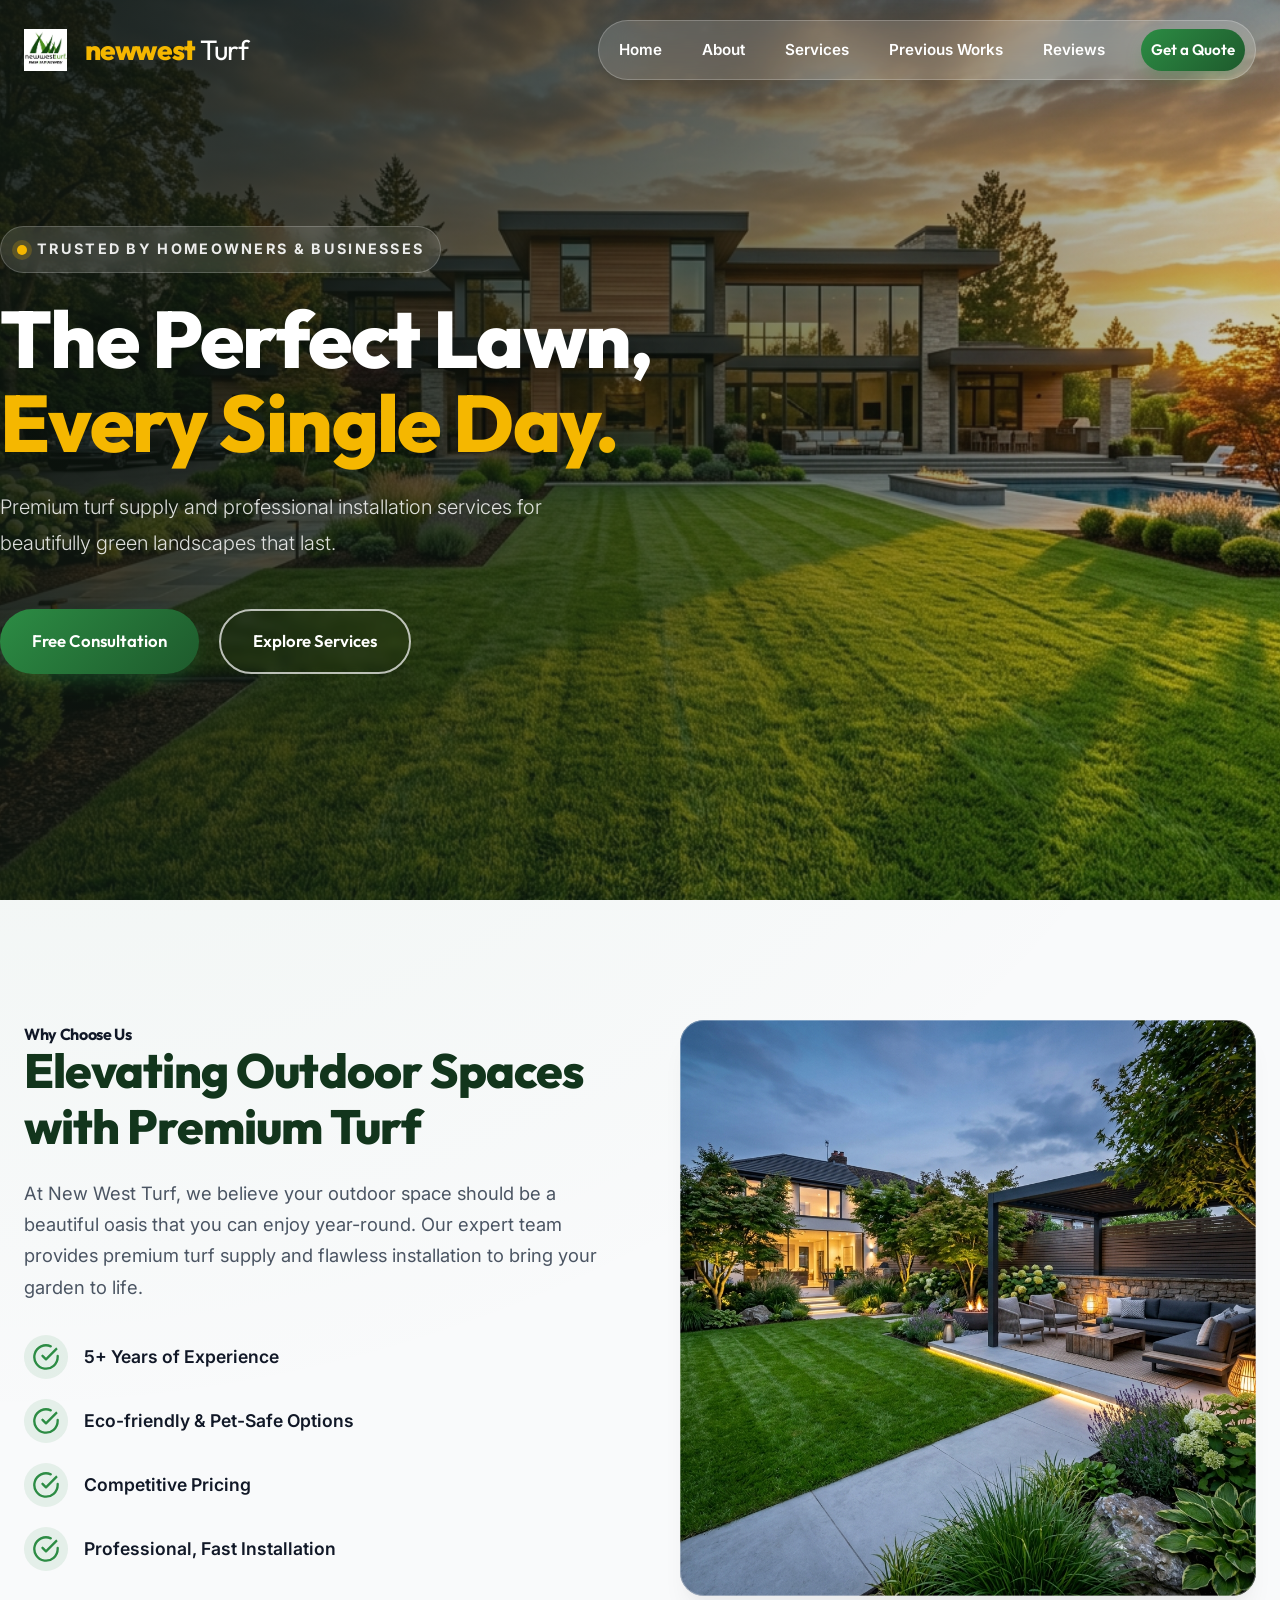
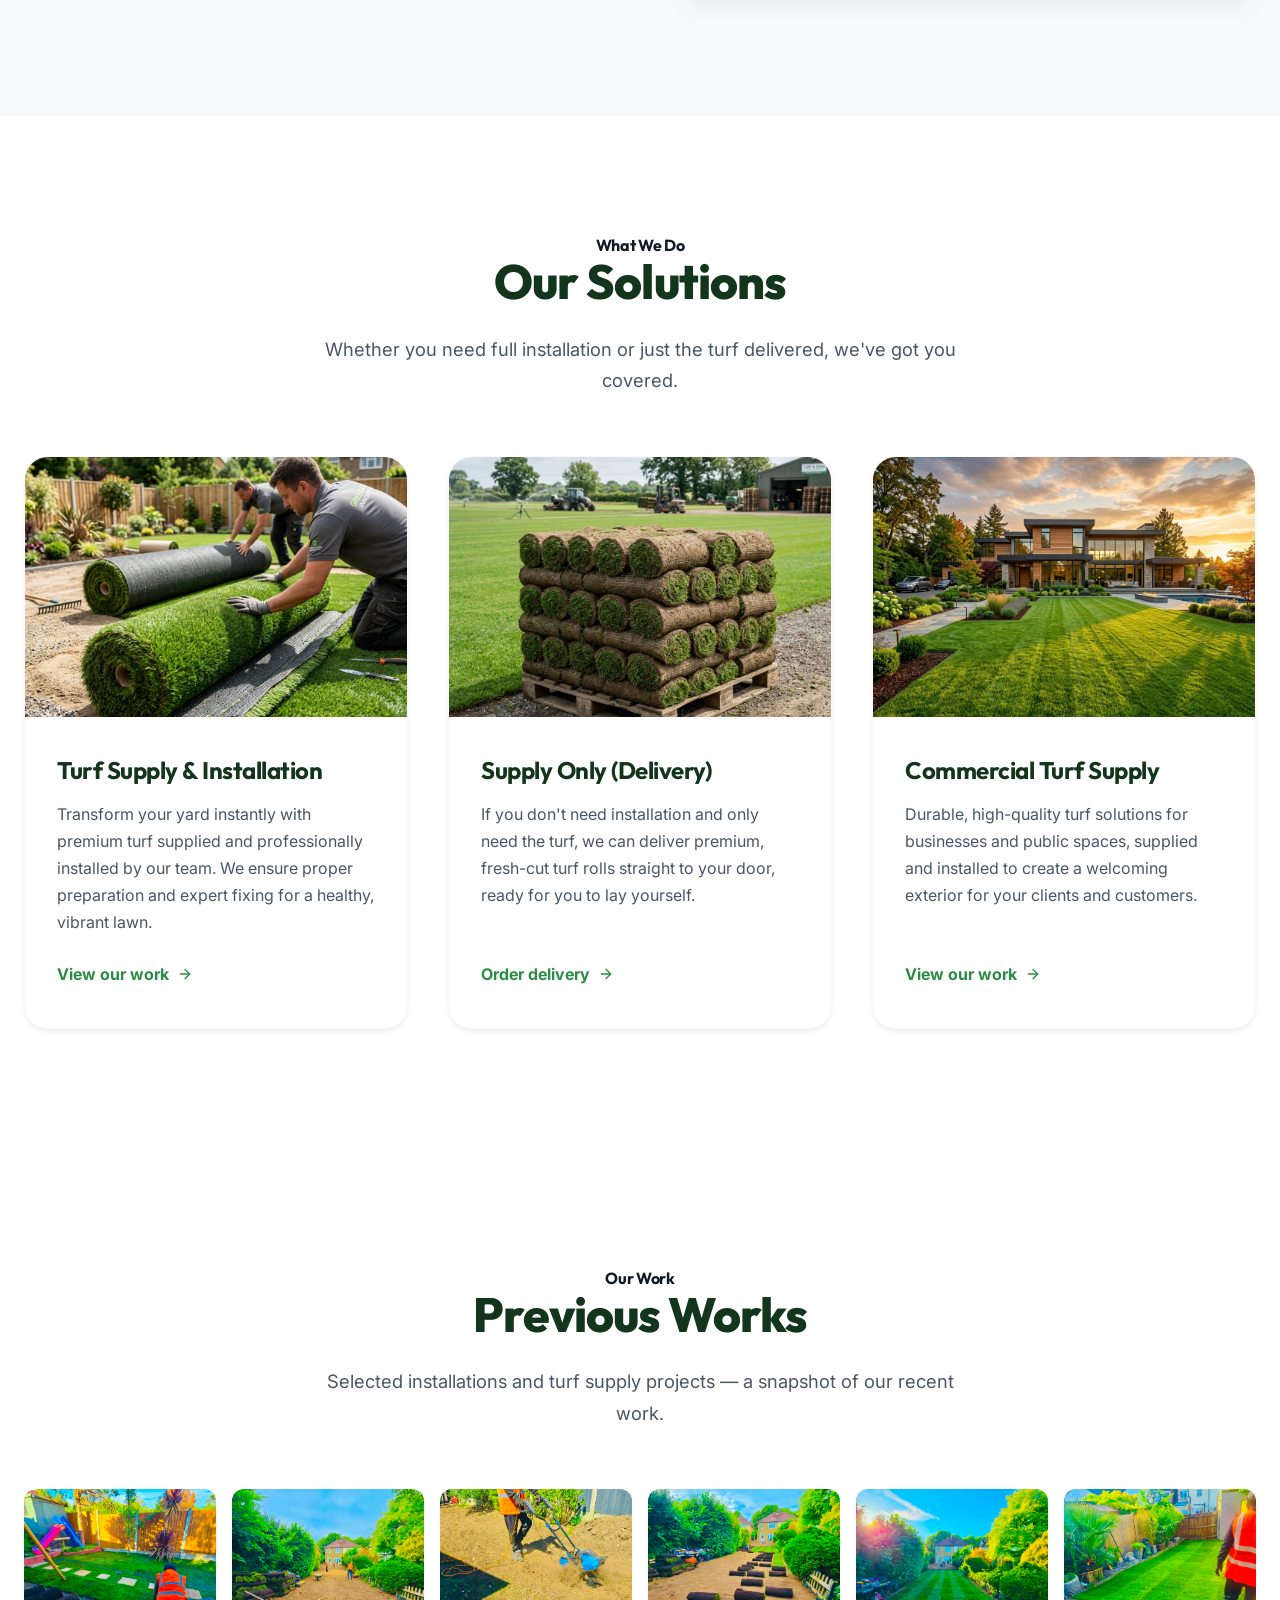
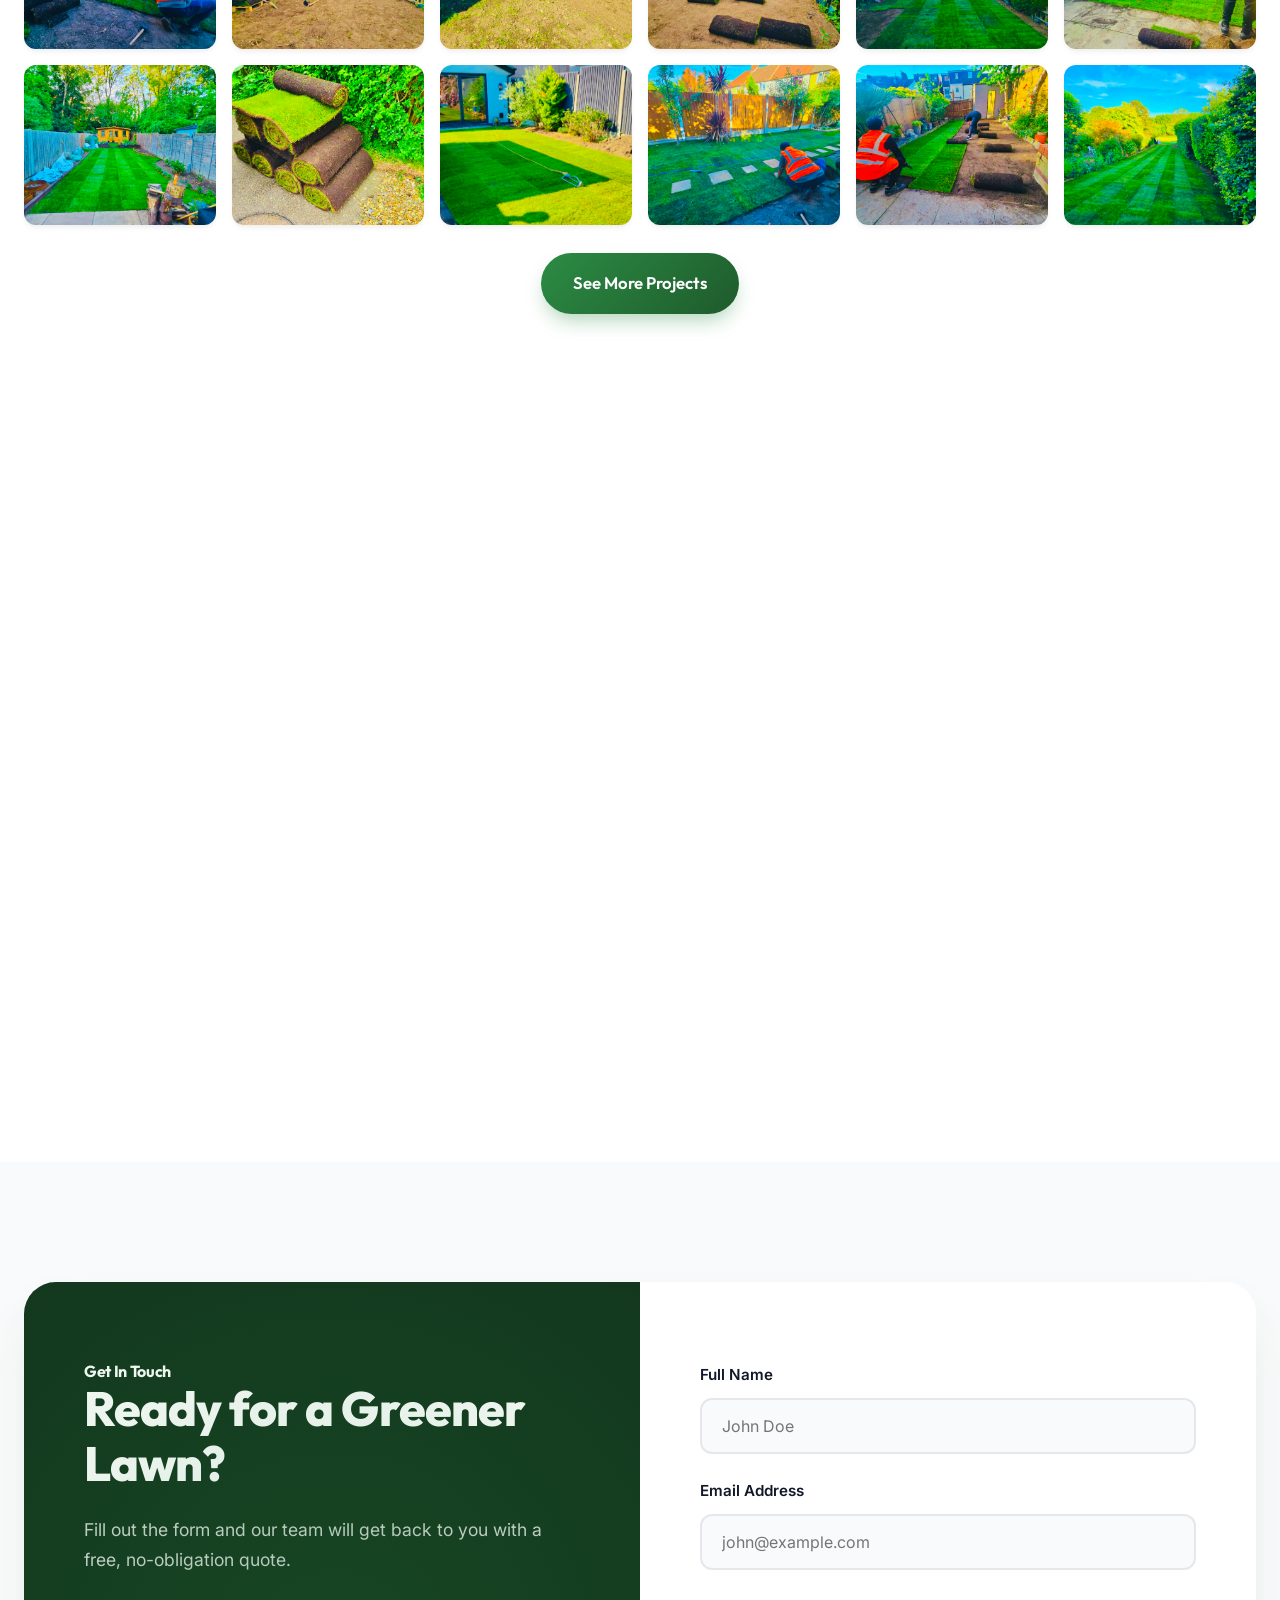
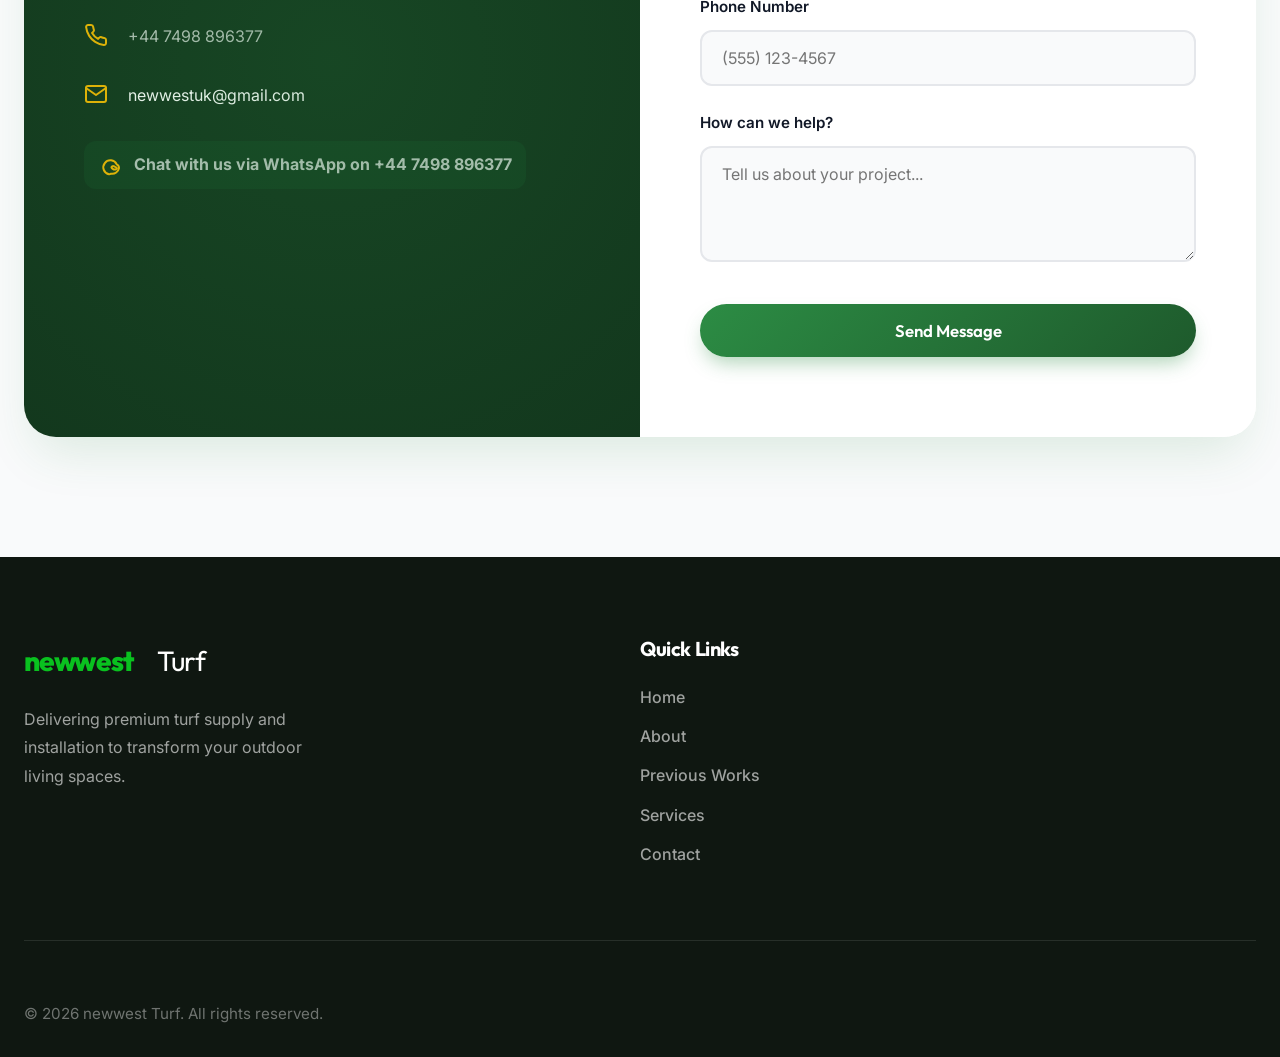
<file: index.html>
<!DOCTYPE html>
<html lang="en">

<head>
  <meta charset="UTF-8">
  <meta name="viewport" content="width=device-width, initial-scale=1.0">
  <title>newwest Turf | Premium Turf Supply & Installation</title>
  <meta name="description"
    content="Professional turf supply and installation for residential and commercial spaces. Upgrade your lawn today with New West Turf.">
    <!-- Website Tab Icon -->
  <link rel="icon" type="image/png" href="images/logo.jpg">
  <link rel="preconnect" href="https://fonts.googleapis.com">
  <link rel="preconnect" href="https://fonts.gstatic.com" crossorigin>
  <link
    href="https://fonts.googleapis.com/css2?family=Inter:wght@300;400;500;600&family=Outfit:wght@400;600;700;800&display=swap"
    rel="stylesheet">
  <link rel="stylesheet" href="style.css">
</head>

<body>
  <!-- Navigation -->
  <header id="main-nav">
    <div class="nav-container">
      <a href="#" class="logo">
        <img src="images/logo.jpg" alt="New West Turf logo" class="logo-image">
        <span class="logo-text">
          <span class="logo-new"></span><span class="logo-west">newwest</span><span class="logo-turf">Turf</span>
        </span>
      </a>
      <div class="nav-shell">
        <button class="mobile-toggle" aria-label="Toggle navigation" aria-expanded="false" type="button">
          <span></span>
          <span></span>
          <span></span>
        </button>
        <nav class="nav-links">
          <a href="index.html#home">Home</a>
          <a href="index.html#about">About</a>
          <a href="index.html#services">Services</a>
          <a href="portfolio.html">Previous Works</a>
          <a href="index.html#reviews">Reviews</a>
          <a href="index.html#contact" class="btn-primary nav-btn">Get a Quote</a>
        </nav>
      </div>
    </div>
  </header>

  <!-- Hero Section -->
  <section id="home" class="hero">
    <div class="hero-bg">
      <img src="images/hero.png" alt="Perfectly manicured lush green lawn in front of a modern home">
      <div class="hero-overlay"></div>
    </div>
    <div class="hero-content fade-in-up">
      <div class="hero-badge">Trusted by homeowners &amp; businesses</div>
      <h1>The Perfect Lawn,<br><span>Every Single Day.</span></h1>
      <p>Premium turf supply and professional installation services for beautifully green landscapes that last.</p>
      <div class="hero-cta">
        <a href="#contact" class="btn-primary">Free Consultation</a>
        <a href="#services" class="btn-secondary">Explore Services</a>
      </div>
    </div>
  </section>

  <!-- About Section -->
  <section id="about" class="about section-padding">
    <div class="container">
      <div class="about-grid">
        <div class="about-text slide-in-left">
          <h4 class="section-subtitle">Why Choose Us</h4>
          <h2 class="section-title">Elevating Outdoor Spaces with Premium Turf</h2>
          <p>At New West Turf, we believe your outdoor space should be a beautiful oasis that you can enjoy year-round.
            Our expert team provides premium turf supply and flawless installation to bring your garden to life.</p>
          <ul class="feature-list">
            <li>
              <svg xmlns="http://www.w3.org/2000/svg" width="24" height="24" viewBox="0 0 24 24" fill="none"
                stroke="currentColor" stroke-width="2" stroke-linecap="round" stroke-linejoin="round">
                <path d="M22 11.08V12a10 10 0 1 1-5.93-9.14"></path>
                <polyline points="22 4 12 14.01 9 11.01"></polyline>
              </svg>
              <span>5+ Years of Experience</span>
            </li>
            <li>
              <svg xmlns="http://www.w3.org/2000/svg" width="24" height="24" viewBox="0 0 24 24" fill="none"
                stroke="currentColor" stroke-width="2" stroke-linecap="round" stroke-linejoin="round">
                <path d="M22 11.08V12a10 10 0 1 1-5.93-9.14"></path>
                <polyline points="22 4 12 14.01 9 11.01"></polyline>
              </svg>
              <span>Eco-friendly & Pet-Safe Options</span>
            </li>
            <li>
              <svg xmlns="http://www.w3.org/2000/svg" width="24" height="24" viewBox="0 0 24 24" fill="none"
                stroke="currentColor" stroke-width="2" stroke-linecap="round" stroke-linejoin="round">
                <path d="M22 11.08V12a10 10 0 1 1-5.93-9.14"></path>
                <polyline points="22 4 12 14.01 9 11.01"></polyline>
              </svg>
              <span>Competitive Pricing</span>
            </li>
            <li>
              <svg xmlns="http://www.w3.org/2000/svg" width="24" height="24" viewBox="0 0 24 24" fill="none"
                stroke="currentColor" stroke-width="2" stroke-linecap="round" stroke-linejoin="round">
                <path d="M22 11.08V12a10 10 0 1 1-5.93-9.14"></path>
                <polyline points="22 4 12 14.01 9 11.01"></polyline>
              </svg>
              <span>Professional, Fast Installation</span>
            </li>
          </ul>
        </div>
        <div class="about-image slide-in-right">
          <div class="img-wrapper">
            <img src="images/garden.png" alt="Beautifully landscaped modern garden">
          </div>
        </div>
      </div>
    </div>
  </section>

  <!-- Services Section -->
  <section id="services" class="services section-padding bg-light">
    <div class="container">
      <div class="text-center section-header fade-in-up">
        <h4 class="section-subtitle">What We Do</h4>
        <h2 class="section-title">Our Solutions</h2>
        <p>Whether you need full installation or just the turf delivered, we've got you covered.</p>
      </div>

      <div class="services-grid">
        <!-- Service 1 -->
        <div class="service-card fade-in-up" style="transition-delay: 0.1s;">
          <div class="service-img">
            <img src="images/turf.png" alt="Natural Sod Installation">
          </div>
          <div class="service-content">
            <h3>Turf Supply &amp; Installation</h3>
            <p>Transform your yard instantly with premium turf supplied and professionally installed by our team. We
              ensure proper preparation and expert fixing for a healthy, vibrant lawn.</p>
            <a href="portfolio.html" class="service-link">View our work <svg xmlns="http://www.w3.org/2000/svg"
                width="16" height="16" viewBox="0 0 24 24" fill="none" stroke="currentColor" stroke-width="2"
                stroke-linecap="round" stroke-linejoin="round">
                <line x1="5" y1="12" x2="19" y2="12"></line>
                <polyline points="12 5 19 12 12 19"></polyline>
              </svg></a>
          </div>
        </div>
        <!-- Service 2 -->
        <div class="service-card fade-in-up" style="transition-delay: 0.2s;">
          <div class="service-img">
            <img src="images/turf_delivery.png" alt="Turf Delivery">
          </div>
          <div class="service-content">
            <h3>Supply Only (Delivery)</h3>
            <p>If you don't need installation and only need the turf, we can deliver premium, fresh-cut turf rolls
              straight to your door, ready for you to lay yourself.</p>
            <a href="#contact" class="service-link">Order delivery <svg xmlns="http://www.w3.org/2000/svg" width="16"
                height="16" viewBox="0 0 24 24" fill="none" stroke="currentColor" stroke-width="2"
                stroke-linecap="round" stroke-linejoin="round">
                <line x1="5" y1="12" x2="19" y2="12"></line>
                <polyline points="12 5 19 12 12 19"></polyline>
              </svg></a>
          </div>
        </div>
        <!-- Service 3 -->
        <div class="service-card fade-in-up" style="transition-delay: 0.3s;">
          <div class="service-img">
            <img src="images/hero.png" alt="Commercial Turf">
          </div>
          <div class="service-content">
            <h3>Commercial Turf Supply</h3>
            <p>Durable, high-quality turf solutions for businesses and public spaces, supplied and installed to create a
              welcoming exterior for your clients and customers.</p>
            <a href="portfolio.html" class="service-link">View our work <svg xmlns="http://www.w3.org/2000/svg"
                width="16" height="16" viewBox="0 0 24 24" fill="none" stroke="currentColor" stroke-width="2"
                stroke-linecap="round" stroke-linejoin="round">
                <line x1="5" y1="12" x2="19" y2="12"></line>
                <polyline points="12 5 19 12 12 19"></polyline>
              </svg></a>
          </div>
        </div>
      </div>
    </div>
  </section>

  <!-- Previous Works Preview -->
  <section id="home-works" class="home-works section-padding bg-light">
    <div class="container">
      <div class="text-center section-header fade-in-up">
        <h4 class="section-subtitle">Our Work</h4>
        <h2 class="section-title">Previous Works</h2>
        <p>Selected installations and turf supply projects — a snapshot of our recent work.</p>
      </div>

      <div class="works-grid fade-in-up" style="transition-delay: 0.15s;">
        <div class="work-item"><img loading="lazy" src="previousworks/1.jpeg" alt=""></div>
        <div class="work-item"><img loading="lazy" src="previousworks/2.jpeg" alt=""></div>
        <div class="work-item"><img loading="lazy" src="previousworks/3.jpeg" alt=""></div>
        <div class="work-item"><img loading="lazy" src="previousworks/4.jpeg" alt=""></div>
        <div class="work-item"><img loading="lazy" src="previousworks/5.jpeg" alt=""></div>
        <div class="work-item"><img loading="lazy" src="previousworks/6.jpeg" alt=""></div>
        <div class="work-item"><img loading="lazy" src="previousworks/7.jpeg" alt=""></div>
        <div class="work-item"><img loading="lazy" src="previousworks/8.jpeg" alt=""></div>
        <div class="work-item"><img loading="lazy" src="previousworks/9.jpeg" alt=""></div>
        <div class="work-item"><img loading="lazy" src="previousworks/10.jpeg" alt=""></div>
        <div class="work-item"><img loading="lazy" src="previousworks/11.jpeg" alt=""></div>
        <div class="work-item"><img loading="lazy" src="previousworks/12.jpeg" alt=""></div>
      </div>

      <div class="text-center" style="margin-top: 28px;">
        <a href="portfolio.html" class="btn-primary">See More Projects</a>
      </div>
    </div>
  </section>

  <!-- Reviews Section -->
  <section id="reviews" class="reviews-section section-padding">
    <div class="container">
      <div class="text-center section-header fade-in-up">
        <h4 class="section-subtitle">Client Feedback</h4>
        <h2 class="section-title">Our Google Reviews</h2>
        <p>See what our happy customers have to say about our work.</p>
      </div>
      <div class="reviews-container fade-in-up" style="transition-delay: 0.2s;">
        <!-- Elfsight Google Reviews Widget Placeholder -->
        <!-- INSTRUCTION: Get your free Google Reviews widget code from elfsight.com or trustindex.io and paste it here -->
        <div class="elfsight-widget-wrapper">
          <!-- Elfsight Google Reviews | Untitled Google Reviews -->
          <script src="https://elfsightcdn.com/platform.js" async></script>
          <div class="elfsight-app-30b181a7-e860-4a1f-b014-da3aac0b2553" data-elfsight-app-lazy></div>
        </div>
      </div>
    </div>
  </section>

  <!-- Contact Section -->
  <section id="contact" class="contact section-padding">
    <div class="container">
      <div class="contact-wrapper">
        <div class="contact-info slide-in-left">
          <h4 class="section-subtitle">Get In Touch</h4>
          <h2 class="section-title">Ready for a Greener Lawn?</h2>
          <p>Fill out the form and our team will get back to you with a free, no-obligation quote.</p>

          <div class="contact-details">
            <div class="detail-item">
              <svg xmlns="http://www.w3.org/2000/svg" width="24" height="24" viewBox="0 0 24 24" fill="none"
                stroke="currentColor" stroke-width="2" stroke-linecap="round" stroke-linejoin="round">
                <path
                  d="M22 16.92v3a2 2 0 0 1-2.18 2 19.79 19.79 0 0 1-8.63-3.07 19.5 19.5 0 0 1-6-6 19.79 19.79 0 0 1-3.07-8.67A2 2 0 0 1 4.11 2h3a2 2 0 0 1 2 1.72 12.84 12.84 0 0 0 .7 2.81 2 2 0 0 1-.45 2.11L8.09 9.91a16 16 0 0 0 6 6l1.27-1.27a2 2 0 0 1 2.11-.45 12.84 12.84 0 0 0 2.81.7A2 2 0 0 1 22 16.92z">
                </path>
              </svg>
              <span>+44 7498 896377</span>
            </div>
            <div class="detail-item">
              <svg xmlns="http://www.w3.org/2000/svg" width="24" height="24" viewBox="0 0 24 24" fill="none"
                stroke="currentColor" stroke-width="2" stroke-linecap="round" stroke-linejoin="round">
                <path d="M4 4h16c1.1 0 2 .9 2 2v12c0 1.1-.9 2-2 2H4c-1.1 0-2-.9-2-2V6c0-1.1.9-2 2-2z"></path>
                <polyline points="22,6 12,13 2,6"></polyline>
              </svg>
              <a class="email-link" href="https://mail.google.com/mail/?view=cm&fs=1&to=newwestuk@gmail.com" target="_blank" rel="noopener noreferrer" aria-label="Send email to newwestuk@gmail.com">newwestuk@gmail.com</a>
            </div>
            <div class="detail-item">
              <a class="whatsapp-link" href="https://wa.me/447498896377" target="_blank" rel="noopener noreferrer" aria-label="Chat with us on WhatsApp +44 7498 896377">
                <svg xmlns="http://www.w3.org/2000/svg" width="24" height="24" viewBox="0 0 24 24" fill="none" stroke="currentColor" stroke-width="2" stroke-linecap="round" stroke-linejoin="round" class="whatsapp-icon"><path d="M21 15a4 4 0 0 0-2.3-3.6 7 7 0 1 0-7.6 9.8L12 21l1.1-.3A7 7 0 0 0 21 15z"></path><path d="M16.5 13.5c-.2-.1-1.2-.6-1.4-.6-.2 0-.4 0-.6.2-.2.2-.7.6-.9.8-.1.2-.2.4-.1.6.1.2.6.9 1.3 1.4.9.6 1.6.7 1.8.7.2 0 .6 0 .9-.1.3-.1 1-.4 1.2-.7.2-.2.2-.5.1-.7-.1-.2-.4-.5-.6-.6z"></path></svg>
                <span class="whatsapp-text">Chat with us via WhatsApp on <strong>+44 7498 896377</strong></span>
              </a>
            </div>
          </div>
        </div>

        <div class="contact-form-container slide-in-right">
          <!-- Web3Forms Integration -->
          <!-- IMPORTANT: To receive emails, sign up at https://web3forms.com/ and replace YOUR_ACCESS_KEY_HERE with your key -->
          <form action="https://api.web3forms.com/submit" method="POST" class="contact-form" id="form">
            <input type="hidden" name="access_key" value="a393b83a-b4b0-4bea-a136-899756226c21">
            <!-- Success Page Redirect -->
            <input type="hidden" name="redirect" value="https://web3forms.com/success">

            <div class="form-group">
              <label for="name">Full Name</label>
              <input type="text" id="name" name="name" required placeholder="John Doe">
            </div>
            <div class="form-group">
              <label for="email">Email Address</label>
              <input type="email" id="email" name="email" required placeholder="john@example.com">
            </div>
            <div class="form-group">
              <label for="phone">Phone Number</label>
              <input type="tel" id="phone" name="phone" placeholder="(555) 123-4567">
            </div>
            <div class="form-group">
              <label for="message">How can we help?</label>
              <textarea id="message" name="message" rows="4" required
                placeholder="Tell us about your project..."></textarea>
            </div>
            <button type="submit" class="btn-primary form-submit">Send Message</button>
          </form>
        </div>
      </div>
    </div>
  </section>

  <!-- Footer -->
  <footer class="footer">
    <div class="container">
      <div class="footer-content">
        <div class="footer-brand">
          <a href="#" class="logo">
            <span class="logo-new" style="color: rgb(9, 193, 31);">newwest</span><span class="logo-west"
              style="color: var(--primary-light);"></span><span class="logo-turf" style="color: white;">Turf</span>
          </a>
          <p>Delivering premium turf supply and installation to transform your outdoor living spaces.</p>
        </div>
        <div class="footer-links">
          <h3>Quick Links</h3>
          <a href="index.html#home">Home</a>
          <a href="index.html#about">About</a>
          <a href="portfolio.html">Previous Works</a>
          <a href="index.html#services">Services</a>
          <a href="index.html#contact">Contact</a>
        </div>
      </div>
      <div class="footer-bottom">
        <p>&copy; 2026 newwest Turf. All rights reserved.</p>
      </div>
    </div>
  </footer>

  <script src="script.js"></script>
</body>

</html>
</file>
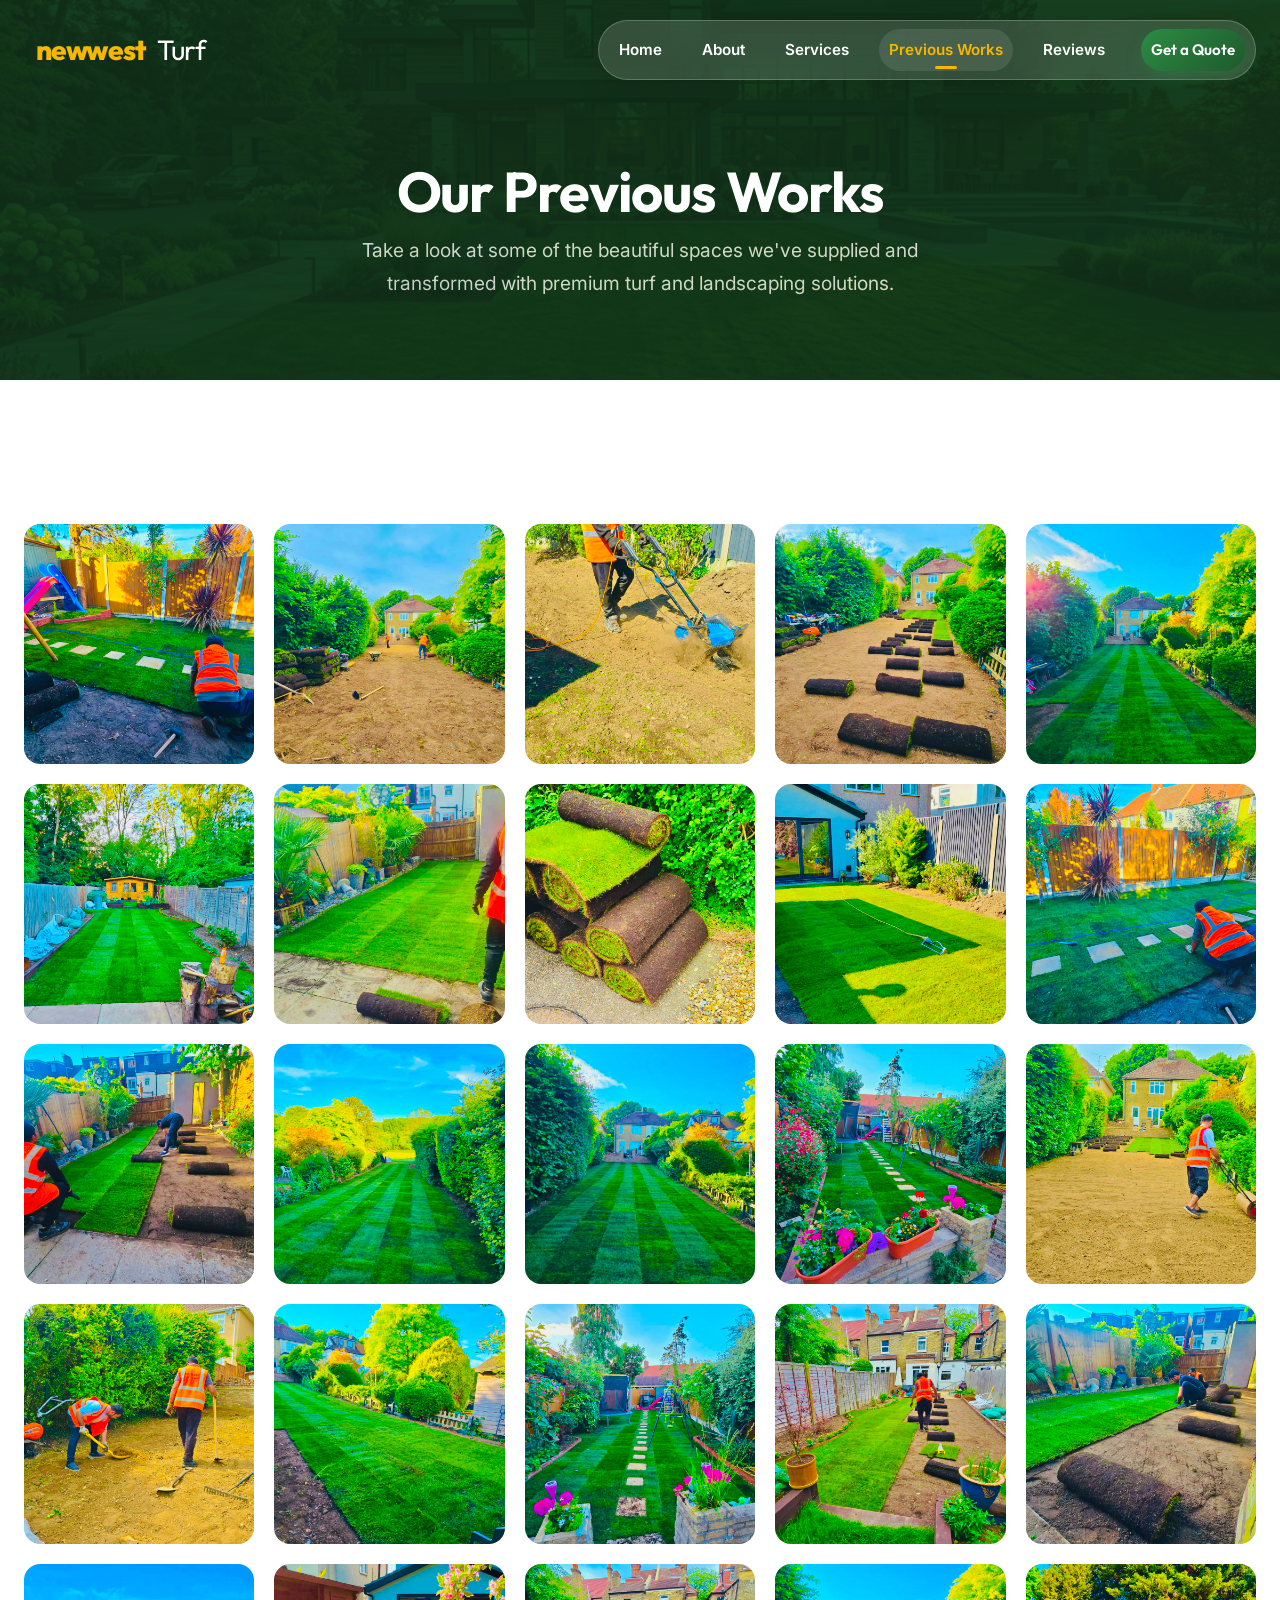
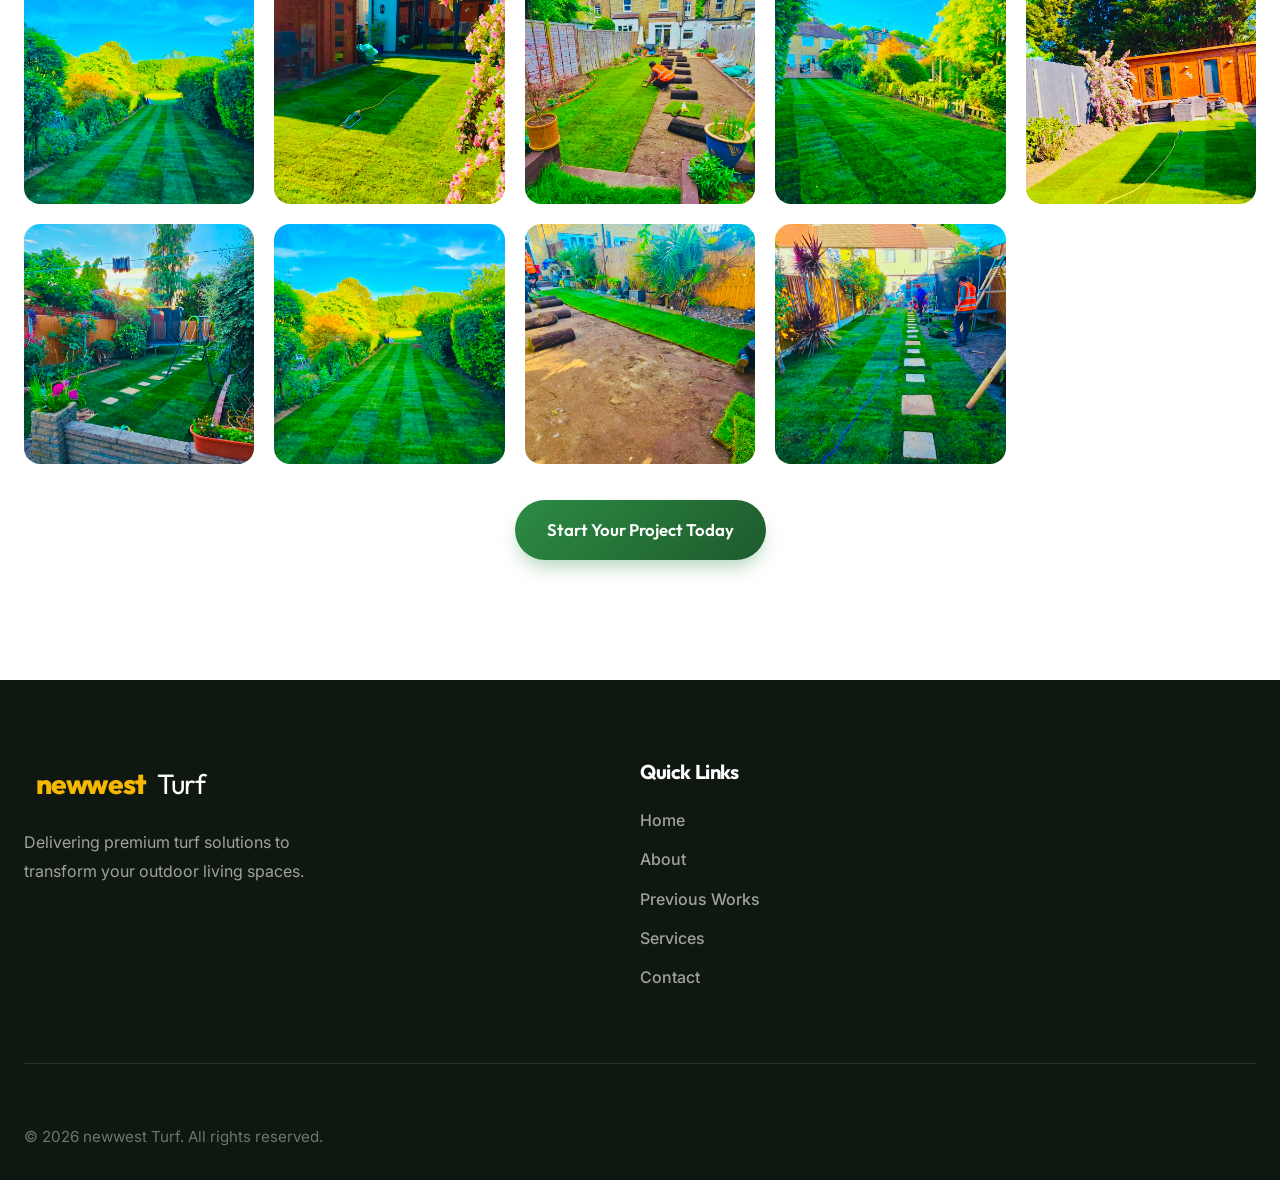
<file: portfolio.html>
<!DOCTYPE html>
<html lang="en">
<head>
  <meta charset="UTF-8">
  <meta name="viewport" content="width=device-width, initial-scale=1.0">
  <title>Previous Works | newwest Turf</title>
  <meta name="description" content="View our previous turf and landscaping projects by New West Turf.">
  <link rel="icon" type="image/png" href="images/logo.jpg">
  <link rel="preconnect" href="https://fonts.googleapis.com">
  <link rel="preconnect" href="https://fonts.gstatic.com" crossorigin>
  <link href="https://fonts.googleapis.com/css2?family=Inter:wght@300;400;500;600&family=Outfit:wght@400;600;700;800&display=swap" rel="stylesheet">
  <link rel="stylesheet" href="style.css">
</head>
<body>
  <!-- Navigation -->
  <header id="main-nav">
    <div class="nav-container">
      <a href="index.html" class="logo">
        <span class="logo-new"></span><span class="logo-west">newwest</span><span class="logo-turf">Turf</span>
      </a>
      <div class="nav-shell">
        <button class="mobile-toggle" aria-label="Toggle navigation" aria-expanded="false" type="button">
          <span></span>
          <span></span>
          <span></span>
        </button>
        <nav class="nav-links">
          <a href="index.html#home">Home</a>
          <a href="index.html#about">About</a>
          <a href="index.html#services">Services</a>
          <a href="portfolio.html" class="active">Previous Works</a>
          <a href="index.html#reviews">Reviews</a>
          <a href="index.html#contact" class="btn-primary nav-btn">Get a Quote</a>
        </nav>
      </div>
    </div>
  </header>

  <!-- Page Header -->
  <section class="page-header">
    <div class="container fade-in-up">
      <h1>Our Previous Works</h1>
      <p>Take a look at some of the beautiful spaces we've supplied and transformed with premium turf and landscaping solutions.</p>
    </div>
  </section>

  <!-- Portfolio Grid -->
  <section class="section-padding bg-light portfolio-section">
    <div class="container">
      <div class="portfolio-grid fade-in-up" style="transition-delay: 0.2s;">
        <!-- Added works images -->
        <div class="portfolio-item">
          <img loading="lazy" src="previousworks/1.jpeg" alt="Project 1">
          <div class="portfolio-overlay">
            <h3>Project 1</h3>
            <p>Supplied & Installed</p>
          </div>
        </div>
        <div class="portfolio-item">
          <img loading="lazy" src="previousworks/2.jpeg" alt="Project 2">
          <div class="portfolio-overlay">
            <h3>Project 2</h3>
            <p>Supplied & Installed</p>
          </div>
        </div>
        <div class="portfolio-item">
          <img loading="lazy" src="previousworks/3.jpeg" alt="Project 3">
          <div class="portfolio-overlay">
            <h3>Project 3</h3>
            <p>Supplied & Installed</p>
          </div>
        </div>
        <div class="portfolio-item">
          <img loading="lazy" src="previousworks/4.jpeg" alt="Project 4">
          <div class="portfolio-overlay">
            <h3>Project 4</h3>
            <p>Supplied & Installed</p>
          </div>
        </div>
        <div class="portfolio-item">
          <img loading="lazy" src="previousworks/5.jpeg" alt="Project 5">
          <div class="portfolio-overlay">
            <h3>Project 5</h3>
            <p>Supplied & Installed</p>
          </div>
        </div>
        <div class="portfolio-item">
          <img loading="lazy" src="previousworks/7.jpeg" alt="Project 6">
          <div class="portfolio-overlay">
            <h3>Project 6</h3>
            <p>Supplied & Installed</p>
          </div>
        </div>
        <div class="portfolio-item">
          <img loading="lazy" src="previousworks/6.jpeg" alt="Project 7">
          <div class="portfolio-overlay">
            <h3>Project 7</h3>
            <p>Supplied & Installed</p>
          </div>
        </div>
        <div class="portfolio-item">
          <img loading="lazy" src="previousworks/8.jpeg" alt="Project 8">
          <div class="portfolio-overlay">
            <h3>Project 8</h3>
            <p>Supplied & Installed</p>
          </div>
        </div>
        <div class="portfolio-item">
          <img loading="lazy" src="previousworks/9.jpeg" alt="Project 9">
          <div class="portfolio-overlay">
            <h3>Project 9</h3>
            <p>Supplied & Installed</p>
          </div>
        </div>
        <div class="portfolio-item">
          <img loading="lazy" src="previousworks/10.jpeg" alt="Project 10">
          <div class="portfolio-overlay">
            <h3>Project 10</h3>
            <p>Supplied & Installed</p>
          </div>
        </div>
        <div class="portfolio-item">
          <img loading="lazy" src="previousworks/11.jpeg" alt="Project 11">
          <div class="portfolio-overlay">
            <h3>Project 11</h3>
            <p>Supplied & Installed</p>
          </div>
        </div>
        <div class="portfolio-item">
          <img loading="lazy" src="previousworks/12.jpeg" alt="Project 12">
          <div class="portfolio-overlay">
            <h3>Project 12</h3>
            <p>Supplied & Installed</p>
          </div>
        </div>
        <div class="portfolio-item">
          <img loading="lazy" src="previousworks/13.jpeg" alt="Project 13">
          <div class="portfolio-overlay">
            <h3>Project 13</h3>
            <p>Supplied & Installed</p>
          </div>
        </div>
        <div class="portfolio-item">
          <img loading="lazy" src="previousworks/14.jpeg" alt="Project 14">
          <div class="portfolio-overlay">
            <h3>Project 14</h3>
            <p>Supplied & Installed</p>
          </div>
        </div>
        <div class="portfolio-item">
          <img loading="lazy" src="previousworks/15.jpeg" alt="Project 15">
          <div class="portfolio-overlay">
            <h3>Project 15</h3>
            <p>Supplied & Installed</p>
          </div>
        </div>
        <div class="portfolio-item">
          <img loading="lazy" src="previousworks/16.jpeg" alt="Project 16">
          <div class="portfolio-overlay">
            <h3>Project 16</h3>
            <p>Supplied & Installed</p>
          </div>
        </div>
        <div class="portfolio-item">
          <img loading="lazy" src="previousworks/17.jpeg" alt="Project 17">
          <div class="portfolio-overlay">
            <h3>Project 17</h3>
            <p>Supplied & Installed</p>
          </div>
        </div>
        <div class="portfolio-item">
          <img loading="lazy" src="previousworks/18.jpeg" alt="Project 18">
          <div class="portfolio-overlay">
            <h3>Project 18</h3>
            <p>Supplied & Installed</p>
          </div>
        </div>
        <div class="portfolio-item">
          <img loading="lazy" src="previousworks/19.jpeg" alt="Project 19">
          <div class="portfolio-overlay">
            <h3>Project 19</h3>
            <p>Supplied & Installed</p>
          </div>
        </div>
        <div class="portfolio-item">
          <img loading="lazy" src="previousworks/20.jpeg" alt="Project 20">
          <div class="portfolio-overlay">
            <h3>Project 20</h3>
            <p>Supplied & Installed</p>
          </div>
        </div>
        <div class="portfolio-item">
          <img loading="lazy" src="previousworks/21.jpeg" alt="Project 21">
          <div class="portfolio-overlay">
            <h3>Project 21</h3>
            <p>Supplied & Installed</p>
          </div>
        </div>
        <div class="portfolio-item">
          <img loading="lazy" src="previousworks/22.jpeg" alt="Project 22">
          <div class="portfolio-overlay">
            <h3>Project 22</h3>
            <p>Supplied & Installed</p>
          </div>
        </div>
        <div class="portfolio-item">
          <img loading="lazy" src="previousworks/23.jpeg" alt="Project 23">
          <div class="portfolio-overlay">
            <h3>Project 23</h3>
            <p>Supplied & Installed</p>
          </div>
        </div>
        <div class="portfolio-item">
          <img loading="lazy" src="previousworks/24.jpeg" alt="Project 24">
          <div class="portfolio-overlay">
            <h3>Project 24</h3>
            <p>Supplied & Installed</p>
          </div>
        </div>
        <div class="portfolio-item">
          <img loading="lazy" src="previousworks/25.jpeg" alt="Project 25">
          <div class="portfolio-overlay">
            <h3>Project 25</h3>
            <p>Supplied & Installed</p>
          </div>
        </div>
        <div class="portfolio-item">
          <img loading="lazy" src="previousworks/26.jpeg" alt="Project 26">
          <div class="portfolio-overlay">
            <h3>Project 26</h3>
            <p>Supplied & Installed</p>
          </div>
        </div>
        <div class="portfolio-item">
          <img loading="lazy" src="previousworks/27.jpeg" alt="Project 27">
          <div class="portfolio-overlay">
            <h3>Project 27</h3>
            <p>Supplied & Installed</p>
          </div>
        </div>
        <div class="portfolio-item">
          <img loading="lazy" src="previousworks/28.jpeg" alt="Project 28">
          <div class="portfolio-overlay">
            <h3>Project 28</h3>
            <p>Supplied & Installed</p>
          </div>
        </div>
        <div class="portfolio-item">
          <img loading="lazy" src="previousworks/29.jpeg" alt="Project 29">
          <div class="portfolio-overlay">
            <h3>Project 29</h3>
            <p>Supplied & Installed</p>
          </div>
        </div>
      </div>
      
      <div class="text-center" style="margin-top: 36px;">
        <a href="index.html#contact" class="btn-primary">Start Your Project Today</a>
      </div>
    </div>
  </section>

  <!-- Footer -->
  <footer class="footer">
    <div class="container">
      <div class="footer-content">
        <div class="footer-brand">
          <a href="index.html" class="logo">
            <span class="logo-new"></span><span class="logo-west">newwest</span><span class="logo-turf">Turf</span>
          </a>
          <p>Delivering premium turf solutions to transform your outdoor living spaces.</p>
        </div>
        <div class="footer-links">
          <h3>Quick Links</h3>
          <a href="index.html#home">Home</a>
          <a href="index.html#about">About</a>
          <a href="portfolio.html">Previous Works</a>
          <a href="index.html#services">Services</a>
          <a href="index.html#contact">Contact</a>
        </div>
      </div>
      <div class="footer-bottom">
        <p>&copy; 2026 newwest Turf. All rights reserved.</p>
      </div>
    </div>
  </footer>

  <script src="script.js"></script>
</body>
</html>
</file>
<file: style.css>
/* ===============
   CSS Variables
   =============== */
:root {
  /* Colors - Premium Palette */
  --primary: #12351c;       /* Very Dark Premium Green */
  --primary-light: #2c8c44; /* Vibrant Grass Green */
  --primary-gradient: linear-gradient(135deg, #2c8c44 0%, #1e5a2c 100%);
  --accent: #f5b700;        /* Premium Gold/Yellow */
  
  --text-main: #111827;
  --text-muted: #4b5563;
  --bg-main: #f9fafb;
  --bg-light: #ffffff;
  --bg-dark: #0f1711;
  
  /* Typography */
  --font-heading: 'Outfit', sans-serif;
  --font-body: 'Inter', sans-serif;
  
  /* Spacing */
  --section-padding: 120px 0;
  
  /* Utilities */
  --transition: 0.4s cubic-bezier(0.16, 1, 0.3, 1);
  --border-radius: 16px;
  --shadow-sm: 0 4px 6px -1px rgba(0, 0, 0, 0.05), 0 2px 4px -1px rgba(0, 0, 0, 0.03);
  --shadow-md: 0 10px 15px -3px rgba(0, 0, 0, 0.05), 0 4px 6px -2px rgba(0, 0, 0, 0.025);
  --shadow-lg: 0 20px 25px -5px rgba(0, 0, 0, 0.05), 0 10px 10px -5px rgba(0, 0, 0, 0.02);
  --shadow-hover: 0 25px 50px -12px rgba(44, 140, 68, 0.15);
}

/* ===============
   Reset & Basics
   =============== */
* {
  margin: 0;
  padding: 0;
  box-sizing: border-box;
}

html {
  scroll-behavior: smooth;
}

body {
  font-family: var(--font-body);
  color: var(--text-main);
  background:
    radial-gradient(circle at 0% 0%, rgba(44, 140, 68, 0.08), transparent 24%),
    var(--bg-main);
  line-height: 1.7;
  overflow-x: hidden;
  -webkit-font-smoothing: antialiased;
  -moz-osx-font-smoothing: grayscale;
}

body.menu-open {
  overflow: hidden;
}

h1, h2, h3, h4, h5, h6 {
  font-family: var(--font-heading);
  color: var(--text-main);
  line-height: 1.15;
  letter-spacing: -0.02em;
}

a {
  text-decoration: none;
  color: inherit;
}

ul {
  list-style: none;
}

.container {
  max-width: 1280px;
  margin: 0 auto;
  padding: 0 24px;
}

.section-padding {
  padding: var(--section-padding);
}

.bg-light {
  background-color: var(--bg-light);
}

.text-center {
  text-align: center;
}

.section-title {
  font-size: 3rem;
  font-weight: 800;
  margin-bottom: 24px;
  color: var(--primary);
}

/* ===============
   Buttons
   =============== */
.btn-primary, .btn-secondary {
  display: inline-flex;
  align-items: center;
  justify-content: center;
  padding: 16px 32px;
  border-radius: 50px;
  font-weight: 600;
  font-family: var(--font-heading);
  font-size: 1.05rem;
  transition: var(--transition);
  cursor: pointer;
  border: none;
  text-align: center;
  position: relative;
  overflow: hidden;
  z-index: 1;
}

.btn-primary {
  background: var(--primary-gradient);
  color: #fff;
  box-shadow: 0 10px 20px -5px rgba(44, 140, 68, 0.4);
}

.btn-primary::before {
  content: '';
  position: absolute;
  top: 0; left: 0; right: 0; bottom: 0;
  background: linear-gradient(135deg, #37a852 0%, #174a22 100%);
  opacity: 0;
  z-index: -1;
  transition: var(--transition);
}

.btn-primary:hover::before {
  opacity: 1;
}

.btn-primary:hover {
  transform: translateY(-3px);
  box-shadow: 0 15px 25px -5px rgba(44, 140, 68, 0.5);
  color: #fff;
}

.btn-secondary {
  background-color: transparent;
  color: #fff;
  border: 2px solid rgba(255, 255, 255, 0.7);
  backdrop-filter: blur(5px);
}

.btn-secondary:hover {
  background-color: #fff;
  color: var(--primary);
  border-color: #fff;
  transform: translateY(-3px);
}

/* ===============
   Navigation
   =============== */
header {
  position: fixed;
  top: 0;
  left: 0;
  width: 100%;
  z-index: 1000;
  padding: 20px 0;
  transition: var(--transition);
}

header.scrolled {
  background: rgba(255, 255, 255, 0.9);
  backdrop-filter: blur(18px);
  -webkit-backdrop-filter: blur(18px);
  padding: 14px 0;
  box-shadow: 0 12px 40px rgba(0, 0, 0, 0.08);
  border-bottom: 1px solid rgba(18, 53, 28, 0.08);
}

header.scrolled .logo,
header.scrolled .nav-links a {
  color: var(--text-main);
}

header.scrolled .logo-new { color: var(--text-main); }
header.scrolled .logo-west { color: var(--primary-light); }
header.scrolled .logo-turf { color: var(--text-main); }

.nav-container {
  max-width: 1280px;
  margin: 0 auto;
  padding: 0 24px;
  display: flex;
  justify-content: space-between;
  align-items: center;
  gap: 20px;
}

.nav-shell {
  display: flex;
  align-items: center;
  gap: 12px;
  padding: 8px 10px;
  border-radius: 999px;
  background: rgba(255, 255, 255, 0.14);
  border: 1px solid rgba(255, 255, 255, 0.22);
  backdrop-filter: blur(16px);
  -webkit-backdrop-filter: blur(16px);
  box-shadow: 0 10px 30px rgba(0, 0, 0, 0.12);
}

header.scrolled .nav-shell {
  background: rgba(255, 255, 255, 0.96);
  border-color: rgba(18, 53, 28, 0.08);
  box-shadow: 0 10px 30px rgba(0, 0, 0, 0.06);
}

.logo {
  display: inline-flex;
  align-items: center;
  gap: 12px;
  font-family: var(--font-heading);
  font-size: 1.75rem;
  font-weight: 800;
  color: #fff;
  letter-spacing: -0.03em;
  transition: var(--transition);
}

.logo:hover {
  transform: scale(1.02);
}

.logo-image {
  max-height: 42px;
  width: auto;
  display: block;
}

.logo-text {
  display: inline-flex;
  align-items: center;
  gap: 6px;
}

.logo-new { color: #fff; }
.logo-west { color: var(--accent); }
.logo-turf { color: #fff; font-weight: 400; }

.nav-links {
  display: flex;
  align-items: center;
  gap: 20px;
}

.nav-links a {
  color: #fff;
  font-weight: 600;
  font-size: 0.95rem;
  transition: var(--transition);
  position: relative;
  padding: 8px 10px;
  border-radius: 999px;
}

.nav-links a:not(.nav-btn)::after {
  content: '';
  position: absolute;
  width: 22px;
  height: 3px;
  border-radius: 999px;
  bottom: 2px;
  left: 50%;
  transform: translateX(-50%) scale(0);
  background: var(--accent);
  transition: var(--transition);
}

.nav-links a:not(.nav-btn):hover::after,
.nav-links a:not(.nav-btn).active::after {
  transform: translateX(-50%) scale(1);
}

.nav-links a:not(.nav-btn):hover,
.nav-links a:not(.nav-btn).active {
  color: var(--accent);
  background: rgba(255, 255, 255, 0.1);
}

header.scrolled .nav-links a:not(.nav-btn):hover,
header.scrolled .nav-links a:not(.nav-btn).active {
  color: var(--primary);
  background: rgba(18, 53, 28, 0.06);
}

.nav-btn {
  padding: 10px 18px;
  font-size: 0.95rem;
  margin-left: 6px;
}

.mobile-toggle {
  display: none;
  background: none;
  border: none;
  cursor: pointer;
  z-index: 1001;
  padding: 10px;
}

.mobile-toggle span {
  display: block;
  width: 28px;
  height: 2px;
  background-color: #fff;
  margin: 6px 0;
  transition: var(--transition);
  border-radius: 2px;
}

header.scrolled .mobile-toggle span {
  background-color: var(--text-main);
}

/* ===============
   Hero Section
   =============== */
.hero {
  position: relative;
  height: 100vh;
  min-height: 700px;
  display: flex;
  align-items: center;
  overflow: hidden;
}

.hero-bg {
  position: absolute;
  inset: 0;
  z-index: 1;
}

.hero-bg img {
  width: 100%;
  height: 100%;
  object-fit: cover;
  transform: scale(1.05);
  animation: slowZoom 25s ease-in-out infinite alternate;
}

.hero-overlay {
  position: absolute;
  inset: 0;
  background: linear-gradient(105deg, rgba(15, 23, 17, 0.9) 0%, rgba(15, 23, 17, 0.6) 50%, rgba(15, 23, 17, 0.1) 100%);
}

.hero-content {
  position: relative;
  z-index: 2;
  color: #fff;
}

.hero-badge {
  display: inline-flex;
  align-items: center;
  gap: 10px;
  padding: 10px 16px;
  margin-bottom: 24px;
  border-radius: 999px;
  border: 1px solid rgba(255, 255, 255, 0.2);
  background: rgba(255, 255, 255, 0.12);
  backdrop-filter: blur(10px);
  font-size: 0.9rem;
  font-weight: 700;
  letter-spacing: 0.16em;
  text-transform: uppercase;
  color: rgba(255, 255, 255, 0.9);
}

.hero-badge::before {
  content: '';
  width: 10px;
  height: 10px;
  border-radius: 50%;
  background: var(--accent);
  box-shadow: 0 0 0 5px rgba(245, 183, 0, 0.2);
}

.hero h1 {
  font-size: 5rem;
  font-weight: 800;
  margin-bottom: 24px;
  color: #fff;
  line-height: 1.05;
  text-shadow: 0 10px 30px rgba(0,0,0,0.2);
}

.hero h1 span {
  color: var(--accent);
}

.hero p {
  font-size: 1.25rem;
  max-width: 550px;
  margin-bottom: 48px;
  color: rgba(255, 255, 255, 0.85);
  font-weight: 300;
  line-height: 1.8;
}

.hero-cta {
  display: flex;
  gap: 20px;
}

@keyframes slowZoom {
  0% { transform: scale(1); }
  100% { transform: scale(1.15); }
}

/* ===============
   About Section
   =============== */
.about-grid {
  display: grid;
  grid-template-columns: 1fr 1fr;
  gap: 80px;
  align-items: center;
}

.about-text p {
  color: var(--text-muted);
  font-size: 1.15rem;
  margin-bottom: 32px;
}

.feature-list li {
  display: flex;
  align-items: center;
  gap: 16px;
  margin-bottom: 20px;
  font-size: 1.1rem;
  font-weight: 600;
  color: var(--text-main);
}

.feature-list li svg {
  color: var(--primary-light);
  flex-shrink: 0;
  background: rgba(44, 140, 68, 0.1);
  padding: 8px;
  border-radius: 50%;
  width: 44px;
  height: 44px;
}

.about-image .img-wrapper {
  position: relative;
  border-radius: 24px;
  overflow: hidden;
  box-shadow: var(--shadow-lg);
}

.about-image .img-wrapper::after {
  content: '';
  position: absolute;
  inset: 0;
  border: 1px solid rgba(255,255,255,0.3);
  border-radius: inherit;
  pointer-events: none;
  z-index: 2;
}

.about-image img {
  width: 100%;
  height: auto;
  display: block;
  transition: var(--transition);
}

.about-image:hover img {
  transform: scale(1.05);
}

/* ===============
   Services Section
   =============== */
.section-header {
  max-width: 650px;
  margin: 0 auto 60px;
}

.section-header p {
  color: var(--text-muted);
  font-size: 1.15rem;
}

.services-grid {
  display: grid;
  grid-template-columns: repeat(auto-fit, minmax(320px, 1fr));
  gap: 40px;
}

.service-card {
  background: #fff;
  border-radius: 24px;
  overflow: hidden;
  box-shadow: var(--shadow-sm);
  transition: var(--transition);
  border: 1px solid rgba(0,0,0,0.02);
  display: flex;
  flex-direction: column;
}

.service-card:hover {
  transform: translateY(-12px);
  box-shadow: var(--shadow-hover);
}

.service-img {
  height: 260px;
  overflow: hidden;
  position: relative;
}

.service-img::after {
  content: '';
  position: absolute;
  inset: 0;
  background: linear-gradient(to top, rgba(0,0,0,0.2), transparent);
  opacity: 0;
  transition: var(--transition);
}

.service-card:hover .service-img::after {
  opacity: 1;
}

.service-img img {
  width: 100%;
  height: 100%;
  object-fit: cover;
  transition: transform 0.6s cubic-bezier(0.16, 1, 0.3, 1);
}

.service-card:hover .service-img img {
  transform: scale(1.08);
}

.service-content {
  padding: 40px 32px;
  flex-grow: 1;
  display: flex;
  flex-direction: column;
}

.service-content h3 {
  font-size: 1.5rem;
  margin-bottom: 16px;
  color: var(--primary);
}

.service-content p {
  color: var(--text-muted);
  margin-bottom: 24px;
  flex-grow: 1;
}

.service-link {
  color: var(--primary-light);
  font-weight: 700;
  font-size: 1rem;
  display: inline-flex;
  align-items: center;
  gap: 8px;
  transition: var(--transition);
}

.service-link svg {
  transition: var(--transition);
}

.service-link:hover {
  color: var(--primary);
}

.service-link:hover svg {
  transform: translateX(5px);
}


/* ===============
   Reviews / Testimonials
   =============== */
.reviews-section {
  background-color: var(--bg-light);
  position: relative;
}

.reviews-container {
  max-width: 1000px;
  margin: 0 auto;
}

/* Elfsight Widget Wrapper */
.elfsight-widget-wrapper {
  margin-top: 40px;
  min-height: 300px;
  display: flex;
  align-items: center;
  justify-content: center;
  background: var(--bg-main);
  border-radius: var(--border-radius);
  border: 2px dashed rgba(44, 140, 68, 0.2);
  padding: 40px;
  text-align: center;
}


/* ===============
   Contact Section
   =============== */
.contact-wrapper {
  display: grid;
  grid-template-columns: 1fr 1fr;
  background: #fff;
  border-radius: 32px;
  overflow: hidden;
  box-shadow: var(--shadow-hover);
}

.contact-info {
  background: var(--primary);
  color: #fff;
  padding: 80px 60px;
  position: relative;
  overflow: hidden;
}

.contact-info::before {
  content: '';
  position: absolute;
  top: -50%;
  left: -50%;
  width: 200%;
  height: 200%;
  background: radial-gradient(circle, rgba(44, 140, 68, 0.2) 0%, transparent 60%);
  pointer-events: none;
}

.contact-info .section-title,
.contact-info .section-subtitle {
  color: #fff;
}

.contact-info p {
  color: rgba(255,255,255,0.8);
  margin-bottom: 48px;
  font-size: 1.1rem;
}

.contact-details {
  display: flex;
  flex-direction: column;
  gap: 32px;
}

.detail-item {
  display: flex;
  align-items: flex-start;
  gap: 20px;
}

.detail-item .icon-box {
  background: rgba(255, 255, 255, 0.1);
  padding: 12px;
  border-radius: 12px;
  display: flex;
}

.detail-item svg {
  color: var(--accent);
}

.detail-item h5 {
  font-size: 1.1rem;
  margin-bottom: 4px;
  color: #fff;
}

.detail-item span {
  color: rgba(255,255,255,0.7);
}

.contact-form-container {
  padding: 80px 60px;
  background: #fff;
}

/* WhatsApp contact link */
.whatsapp-link {
  display: inline-flex;
  align-items: center;
  gap: 12px;
  background: rgba(37, 211, 102, 0.06);
  color: #25D366;
  padding: 10px 14px;
  border-radius: 12px;
  font-weight: 700;
  text-decoration: none;
  transition: var(--transition);
}

.whatsapp-link:hover {
  transform: translateY(-2px);
  box-shadow: 0 10px 20px rgba(37,211,102,0.08);
}

.whatsapp-icon {
  color: #25D366;
}

.whatsapp-text {
  color: var(--text-main);
}

.form-group {
  margin-bottom: 24px;
}

.form-group label {
  display: block;
  font-weight: 600;
  margin-bottom: 10px;
  font-size: 0.95rem;
  color: var(--text-main);
}

.form-group input,
.form-group textarea {
  width: 100%;
  padding: 16px 20px;
  border: 2px solid #e5e7eb;
  border-radius: 12px;
  font-family: var(--font-body);
  font-size: 1rem;
  background: #f9fafb;
  transition: var(--transition);
}

.form-group input:focus,
.form-group textarea:focus {
  outline: none;
  border-color: var(--primary-light);
  background: #fff;
  box-shadow: 0 0 0 4px rgba(44, 140, 68, 0.1);
}

.form-submit {
  width: 100%;
  margin-top: 10px;
}

/* ===============
   Portfolio Section
   =============== */
 .portfolio-grid {
  display: grid;
  grid-template-columns: repeat(auto-fit, minmax(220px, 1fr));
  gap: 20px;
  margin-top: 24px;
 }
 
 .portfolio-item {
  position: relative;
  border-radius: var(--border-radius);
  overflow: hidden;
  height: 240px;
  min-height: 220px;
 }

.home-works .works-grid {
  display: grid;
  grid-template-columns: repeat(6, minmax(0, 1fr));
  gap: 16px;
  margin-top: 20px;
}

.home-works .work-item {
  height: 160px;
  overflow: hidden;
  border-radius: 12px;
  box-shadow: var(--shadow-sm);
  background: #f3f6f3;
}

.home-works .work-item img {
  width: 100%;
  height: 100%;
  object-fit: cover;
  display: block;
  transition: transform 0.5s ease;
}

.home-works .work-item:hover img {
  transform: scale(1.06);
}

@media (max-width: 1024px) {
  .home-works .works-grid {
    grid-template-columns: repeat(4, minmax(0, 1fr));
  }
}

@media (max-width: 768px) {
  .home-works .works-grid {
    grid-template-columns: repeat(3, minmax(0, 1fr));
  }

  .home-works .work-item { height: 120px; }
}

@media (max-width: 480px) {
  .home-works .works-grid {
    grid-template-columns: repeat(2, minmax(0, 1fr));
  }
}

.portfolio-item img {
  width: 100%;
  height: 100%;
  object-fit: cover;
  display: block;
  background: linear-gradient(135deg, #eef4ee 0%, #dceadc 100%);
  transition: transform 0.6s ease, filter 0.3s ease;
}

.portfolio-item img:not([src]) {
  filter: blur(8px);
}

.portfolio-overlay {
  position: absolute;
  inset: 0;
  background: linear-gradient(to top, rgba(18, 53, 28, 0.9), rgba(18, 53, 28, 0.2));
  opacity: 0;
  transition: opacity 0.4s ease;
  display: flex;
  flex-direction: column;
  justify-content: flex-end;
  padding: 30px;
}

.portfolio-item:hover img {
  transform: scale(1.1);
}

.portfolio-item:hover .portfolio-overlay {
  opacity: 1;
}

.portfolio-overlay h3 {
  color: #fff;
  margin-bottom: 8px;
  transform: translateY(20px);
  transition: transform 0.4s ease;
}

.portfolio-overlay p {
  color: var(--accent);
  font-weight: 600;
  transform: translateY(20px);
  transition: transform 0.4s ease;
}

.portfolio-item:hover .portfolio-overlay h3,
.portfolio-item:hover .portfolio-overlay p {
  transform: translateY(0);
}

/* Force-hide portfolio overlays so gallery shows images only */
.portfolio-overlay {
  display: none !important;
}

body.menu-open::before {
  content: '';
  position: fixed;
  inset: 0;
  background: rgba(3, 10, 6, 0.45);
  z-index: 999;
}


/* ===============
   Footer
   =============== */
.footer {
  background: var(--bg-dark);
  color: #fff;
  padding: 80px 0 30px;
}

.footer-content {
  display: grid;
  grid-template-columns: 2fr 1fr 1fr;
  gap: 60px;
  margin-bottom: 60px;
  border-bottom: 1px solid rgba(255,255,255,0.1);
  padding-bottom: 60px;
}

.footer-brand p {
  color: rgba(255,255,255,0.6);
  margin-top: 20px;
  max-width: 320px;
  line-height: 1.8;
}

.footer-links h3 {
  color: #fff;
  margin-bottom: 24px;
  font-size: 1.25rem;
}

.footer-links a {
  display: block;
  color: rgba(255,255,255,0.6);
  margin-bottom: 12px;
  transition: var(--transition);
  font-weight: 500;
}

.footer-links a:hover {
  color: var(--primary-light);
  transform: translateX(5px);
}

.footer-bottom {
  display: flex;
  justify-content: space-between;
  align-items: center;
  color: rgba(255,255,255,0.4);
  font-size: 0.95rem;
}

/* ===============
   Animations & Responsive
   =============== */
.fade-in-up {
  opacity: 0;
  transform: translateY(40px);
  transition: opacity 1s cubic-bezier(0.16, 1, 0.3, 1), transform 1s cubic-bezier(0.16, 1, 0.3, 1);
}

.fade-in-up.visible {
  opacity: 1;
  transform: translateY(0);
}

.slide-in-left {
  opacity: 0;
  transform: translateX(-60px);
  transition: opacity 1s cubic-bezier(0.16, 1, 0.3, 1), transform 1s cubic-bezier(0.16, 1, 0.3, 1);
}

.slide-in-right {
  opacity: 0;
  transform: translateX(60px);
  transition: opacity 1s cubic-bezier(0.16, 1, 0.3, 1), transform 1s cubic-bezier(0.16, 1, 0.3, 1);
}

.slide-in-left.visible,
.slide-in-right.visible {
  opacity: 1;
  transform: translateX(0);
}

/* Page Header (for subpages) */
.page-header {
  padding: 160px 0 80px;
  background: var(--primary);
  color: white;
  text-align: center;
  position: relative;
  overflow: hidden;
}

.page-header::after {
  content: '';
  position: absolute;
  top: 0; left: 0; right: 0; bottom: 0;
  background: url('images/hero.png') center/cover;
  opacity: 0.2;
  mix-blend-mode: overlay;
}

.page-header h1 {
  font-size: 3.5rem;
  position: relative;
  z-index: 2;
  color: white;
}

.page-header p {
  font-size: 1.2rem;
  color: rgba(255,255,255,0.8);
  max-width: 600px;
  margin: 10px auto 0;
  position: relative;
  z-index: 2;
}

@media (max-width: 1024px) {
  .hero h1 { font-size: 4rem; }
  .about-grid { gap: 40px; }
  .contact-wrapper { display: flex; flex-direction: column; }
  .contact-info::before { display: none; }
}

@media (max-width: 768px) {
  .hero h1 { font-size: 3rem; }
  .section-padding { padding: 80px 0; }
  .section-title { font-size: 2.25rem; }
  
  .about-grid { grid-template-columns: 1fr; }
  .about-image { order: -1; }
  
  .nav-shell {
    padding: 6px;
  }
  
  .mobile-toggle {
    display: block;
  }
  
  .nav-links {
    position: fixed;
    top: 0;
    right: 0;
    width: min(85vw, 320px);
    max-width: 320px;
    height: 100vh;
    background: #fff;
    flex-direction: column;
    justify-content: center;
    align-items: flex-start;
    box-shadow: -10px 0 30px rgba(0,0,0,0.15);
    transition: transform 0.4s cubic-bezier(0.16, 1, 0.3, 1), opacity 0.4s ease, visibility 0.4s ease;
    padding: 32px 24px;
    gap: 18px;
    border-radius: 24px 0 0 24px;
    transform: translateX(100%);
    opacity: 0;
    visibility: hidden;
    pointer-events: none;
    z-index: 1000;
  }
  
  .nav-links.active {
    transform: translateX(0);
    opacity: 1;
    visibility: visible;
    pointer-events: auto;
  }
  
  .nav-links a {
    color: var(--text-main);
    font-size: 1.2rem;
    width: 100%;
    padding: 10px 0;
  }
  
  .nav-btn {
    text-align: center;
    margin-top: 10px;
    width: 100%;
  }
  
  .mobile-toggle.active span:nth-child(1) {
    transform: translateY(8px) rotate(45deg);
    background-color: var(--text-main);
  }
  
  .mobile-toggle.active span:nth-child(2) {
    opacity: 0;
  }
  
  .mobile-toggle.active span:nth-child(3) {
    transform: translateY(-8px) rotate(-45deg);
    background-color: var(--text-main);
  }

  .footer-content {
    grid-template-columns: 1fr;
    gap: 40px;
  }
  
  .footer-bottom {
    flex-direction: column;
    gap: 20px;
    text-align: center;
  }
}

@media (max-width: 768px) {
  .portfolio-grid {
    grid-template-columns: repeat(2, minmax(0, 1fr));
    gap: 14px;
  }

  .portfolio-item {
    height: 180px;
    min-height: 180px;
  }
}

@media (max-width: 480px) {
  .hero-cta { flex-direction: column; }
  .contact-info, .contact-form-container { padding: 40px 24px; }
  .hero h1 { font-size: 2.5rem; }
  .portfolio-grid { grid-template-columns: repeat(2, minmax(0, 1fr)); }
}
</file>
